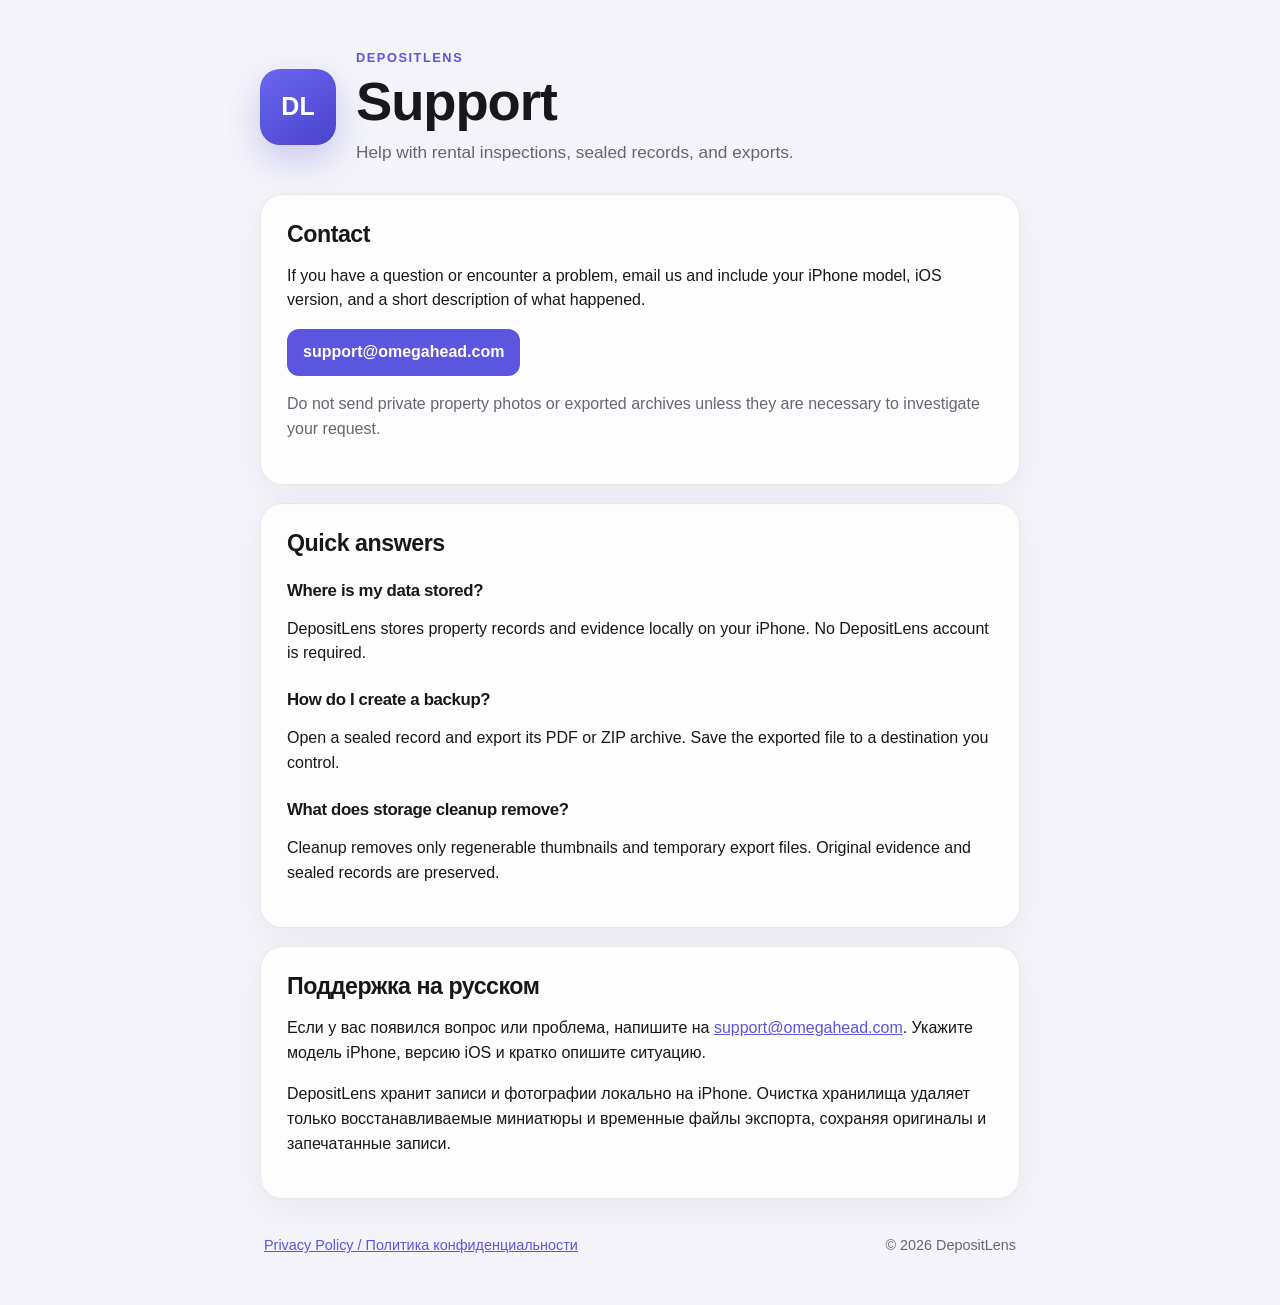
<file: index.html>
<!doctype html>
<html lang="en">
<head>
  <meta charset="utf-8">
  <meta name="viewport" content="width=device-width, initial-scale=1">
  <meta name="description" content="Support for DepositLens, a local-first rental inspection app for iPhone.">
  <title>DepositLens Support</title>
  <link rel="stylesheet" href="styles.css">
</head>
<body>
  <main>
    <header class="hero">
      <div class="mark" aria-hidden="true">DL</div>
      <div>
        <p class="eyebrow">DepositLens</p>
        <h1>Support</h1>
        <p class="lede">Help with rental inspections, sealed records, and exports.</p>
      </div>
    </header>

    <section class="card">
      <h2>Contact</h2>
      <p>If you have a question or encounter a problem, email us and include your iPhone model, iOS version, and a short description of what happened.</p>
      <p><a class="button" href="mailto:support@omegahead.com">support@omegahead.com</a></p>
      <p class="note">Do not send private property photos or exported archives unless they are necessary to investigate your request.</p>
    </section>

    <section class="card">
      <h2>Quick answers</h2>
      <h3>Where is my data stored?</h3>
      <p>DepositLens stores property records and evidence locally on your iPhone. No DepositLens account is required.</p>

      <h3>How do I create a backup?</h3>
      <p>Open a sealed record and export its PDF or ZIP archive. Save the exported file to a destination you control.</p>

      <h3>What does storage cleanup remove?</h3>
      <p>Cleanup removes only regenerable thumbnails and temporary export files. Original evidence and sealed records are preserved.</p>
    </section>

    <section class="card" lang="ru">
      <h2>Поддержка на русском</h2>
      <p>Если у вас появился вопрос или проблема, напишите на <a href="mailto:support@omegahead.com">support@omegahead.com</a>. Укажите модель iPhone, версию iOS и кратко опишите ситуацию.</p>
      <p>DepositLens хранит записи и фотографии локально на iPhone. Очистка хранилища удаляет только восстанавливаемые миниатюры и временные файлы экспорта, сохраняя оригиналы и запечатанные записи.</p>
    </section>

    <footer>
      <a href="privacy.html">Privacy Policy / Политика конфиденциальности</a>
      <span>© 2026 DepositLens</span>
    </footer>
  </main>
</body>
</html>
</file>
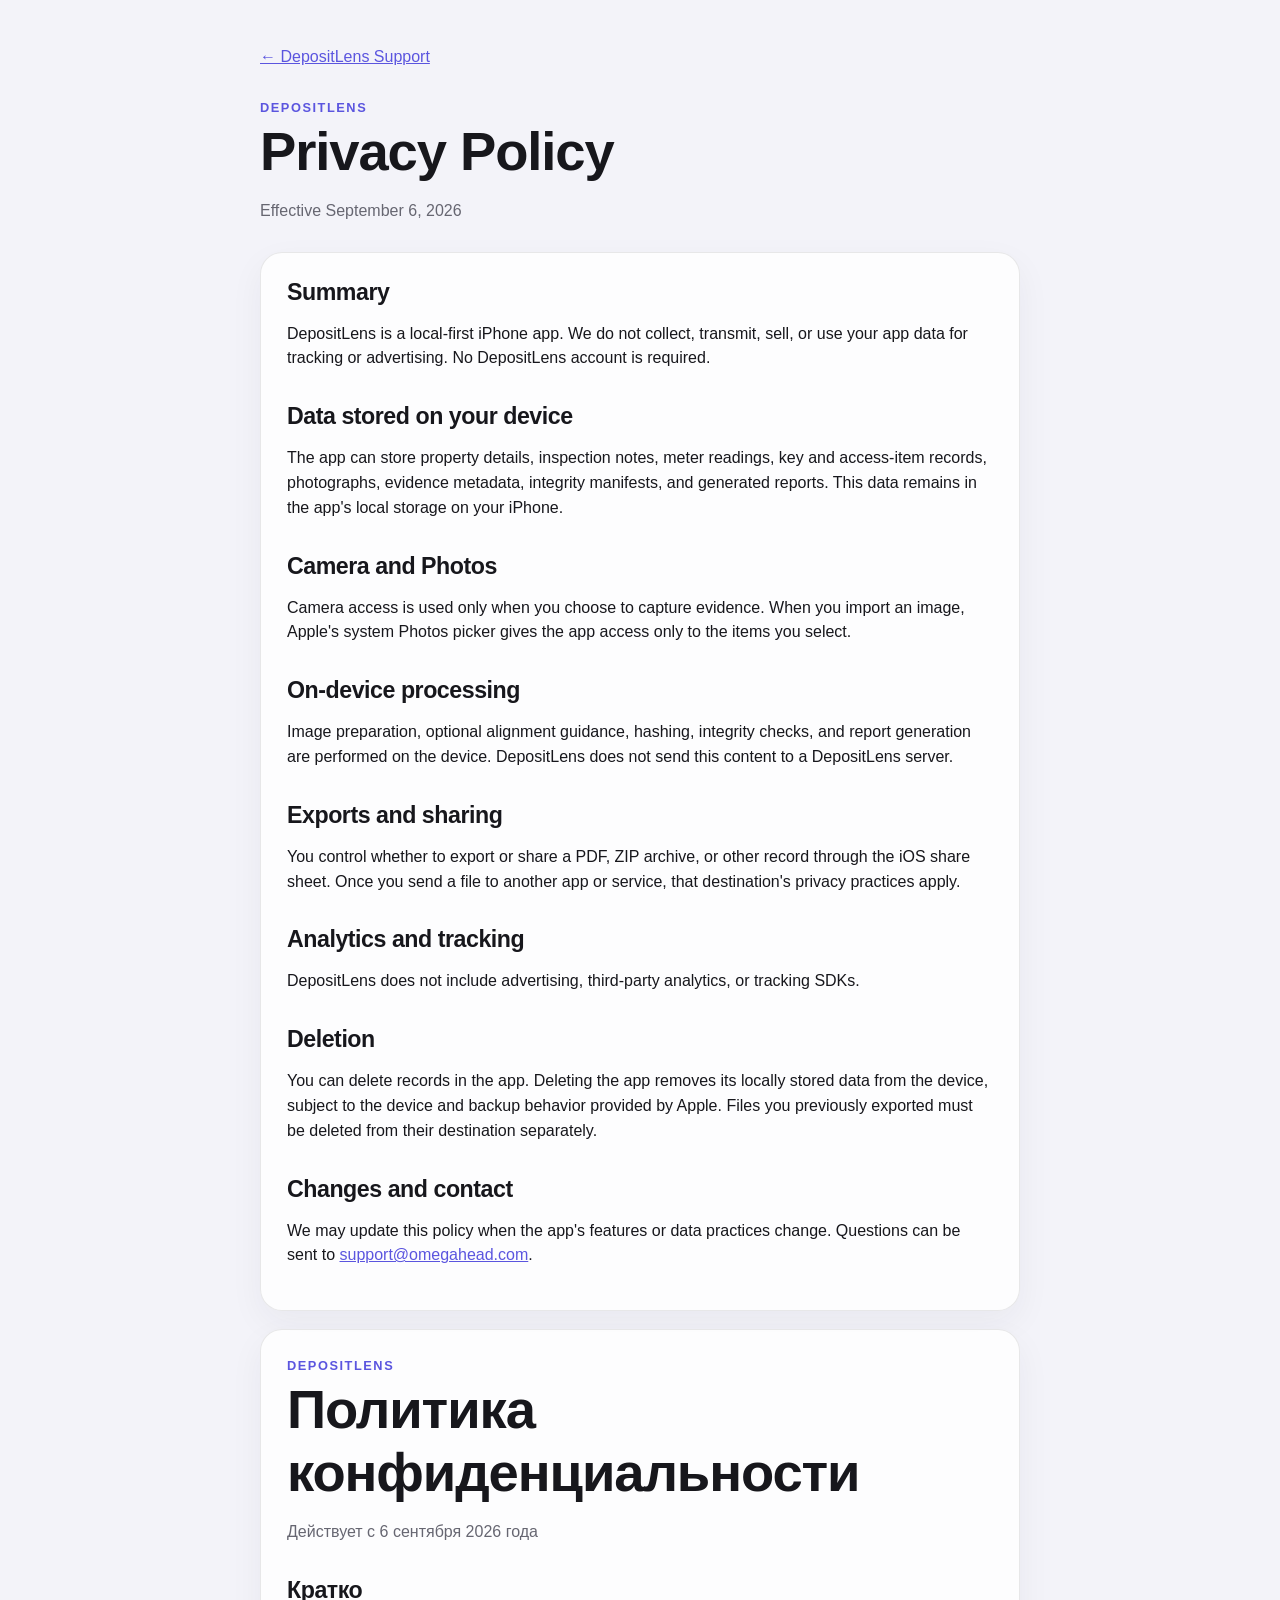
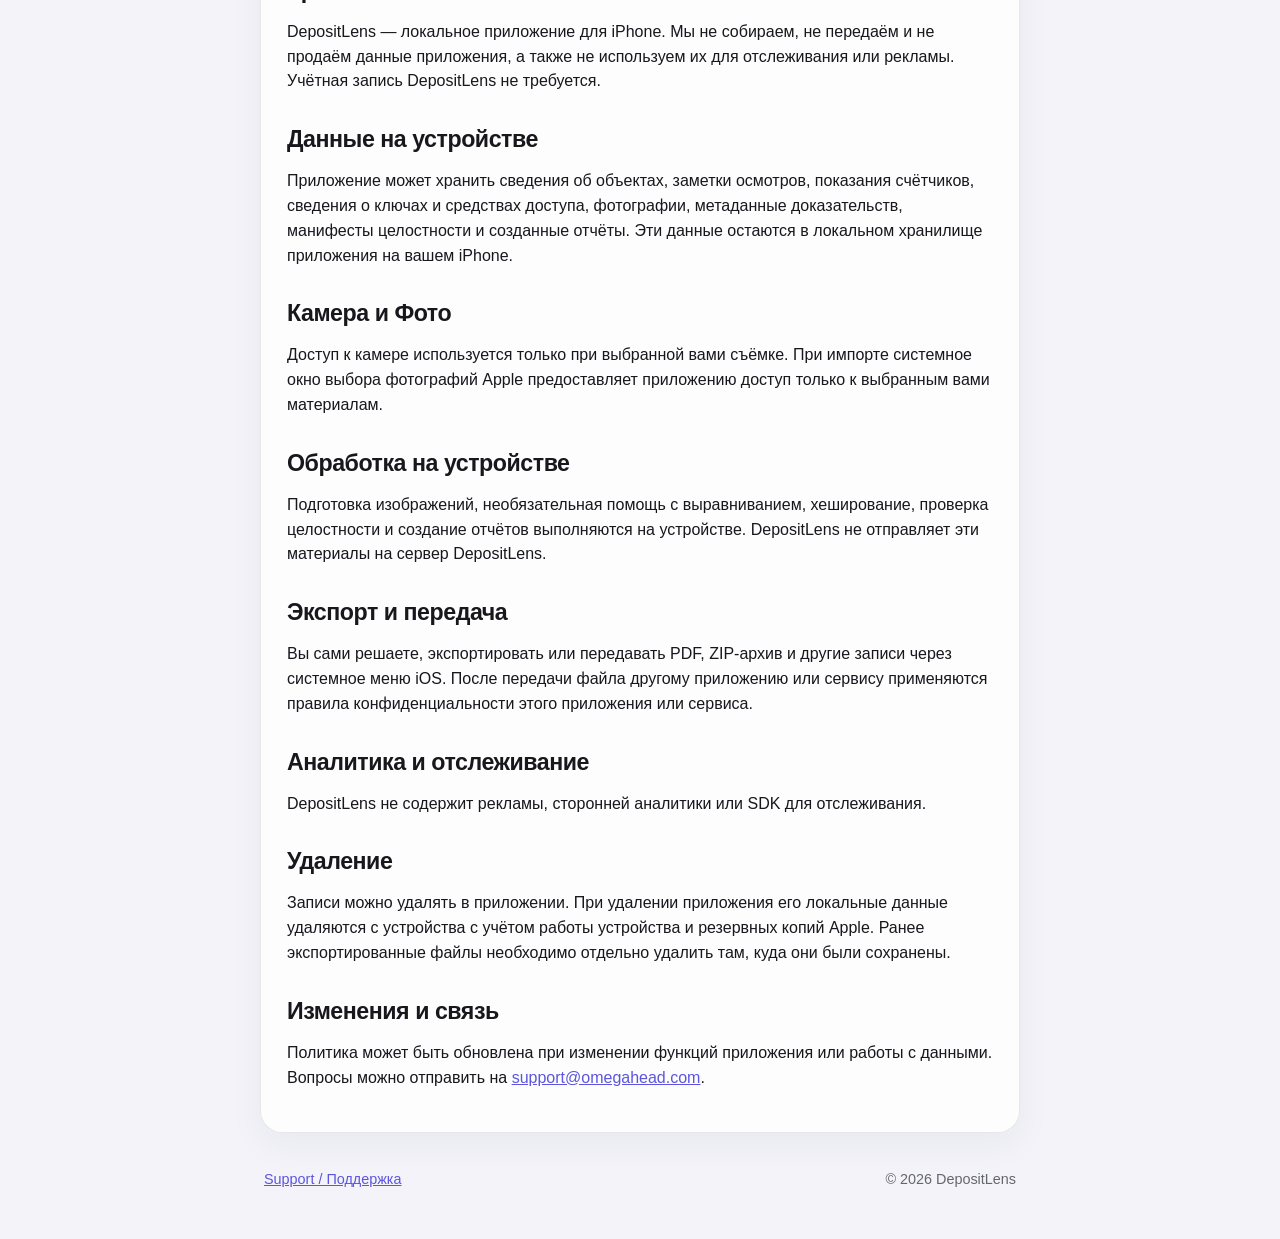
<file: privacy.html>
<!doctype html>
<html lang="en">
<head>
  <meta charset="utf-8">
  <meta name="viewport" content="width=device-width, initial-scale=1">
  <meta name="description" content="DepositLens Privacy Policy.">
  <title>DepositLens Privacy Policy</title>
  <link rel="stylesheet" href="styles.css">
</head>
<body>
  <main>
    <nav><a href="index.html">← DepositLens Support</a></nav>

    <header class="policy-header">
      <p class="eyebrow">DepositLens</p>
      <h1>Privacy Policy</h1>
      <p class="note">Effective September 6, 2026</p>
    </header>

    <section class="card">
      <h2>Summary</h2>
      <p>DepositLens is a local-first iPhone app. We do not collect, transmit, sell, or use your app data for tracking or advertising. No DepositLens account is required.</p>

      <h2>Data stored on your device</h2>
      <p>The app can store property details, inspection notes, meter readings, key and access-item records, photographs, evidence metadata, integrity manifests, and generated reports. This data remains in the app's local storage on your iPhone.</p>

      <h2>Camera and Photos</h2>
      <p>Camera access is used only when you choose to capture evidence. When you import an image, Apple's system Photos picker gives the app access only to the items you select.</p>

      <h2>On-device processing</h2>
      <p>Image preparation, optional alignment guidance, hashing, integrity checks, and report generation are performed on the device. DepositLens does not send this content to a DepositLens server.</p>

      <h2>Exports and sharing</h2>
      <p>You control whether to export or share a PDF, ZIP archive, or other record through the iOS share sheet. Once you send a file to another app or service, that destination's privacy practices apply.</p>

      <h2>Analytics and tracking</h2>
      <p>DepositLens does not include advertising, third-party analytics, or tracking SDKs.</p>

      <h2>Deletion</h2>
      <p>You can delete records in the app. Deleting the app removes its locally stored data from the device, subject to the device and backup behavior provided by Apple. Files you previously exported must be deleted from their destination separately.</p>

      <h2>Changes and contact</h2>
      <p>We may update this policy when the app's features or data practices change. Questions can be sent to <a href="mailto:support@omegahead.com">support@omegahead.com</a>.</p>
    </section>

    <section class="card" lang="ru">
      <p class="eyebrow">DepositLens</p>
      <h1>Политика конфиденциальности</h1>
      <p class="note">Действует с 6 сентября 2026 года</p>

      <h2>Кратко</h2>
      <p>DepositLens — локальное приложение для iPhone. Мы не собираем, не передаём и не продаём данные приложения, а также не используем их для отслеживания или рекламы. Учётная запись DepositLens не требуется.</p>

      <h2>Данные на устройстве</h2>
      <p>Приложение может хранить сведения об объектах, заметки осмотров, показания счётчиков, сведения о ключах и средствах доступа, фотографии, метаданные доказательств, манифесты целостности и созданные отчёты. Эти данные остаются в локальном хранилище приложения на вашем iPhone.</p>

      <h2>Камера и Фото</h2>
      <p>Доступ к камере используется только при выбранной вами съёмке. При импорте системное окно выбора фотографий Apple предоставляет приложению доступ только к выбранным вами материалам.</p>

      <h2>Обработка на устройстве</h2>
      <p>Подготовка изображений, необязательная помощь с выравниванием, хеширование, проверка целостности и создание отчётов выполняются на устройстве. DepositLens не отправляет эти материалы на сервер DepositLens.</p>

      <h2>Экспорт и передача</h2>
      <p>Вы сами решаете, экспортировать или передавать PDF, ZIP-архив и другие записи через системное меню iOS. После передачи файла другому приложению или сервису применяются правила конфиденциальности этого приложения или сервиса.</p>

      <h2>Аналитика и отслеживание</h2>
      <p>DepositLens не содержит рекламы, сторонней аналитики или SDK для отслеживания.</p>

      <h2>Удаление</h2>
      <p>Записи можно удалять в приложении. При удалении приложения его локальные данные удаляются с устройства с учётом работы устройства и резервных копий Apple. Ранее экспортированные файлы необходимо отдельно удалить там, куда они были сохранены.</p>

      <h2>Изменения и связь</h2>
      <p>Политика может быть обновлена при изменении функций приложения или работы с данными. Вопросы можно отправить на <a href="mailto:support@omegahead.com">support@omegahead.com</a>.</p>
    </section>

    <footer>
      <a href="index.html">Support / Поддержка</a>
      <span>© 2026 DepositLens</span>
    </footer>
  </main>
</body>
</html>
</file>
<file: styles.css>
:root {
  color-scheme: light dark;
  font-family: -apple-system, BlinkMacSystemFont, "Segoe UI", sans-serif;
  --accent: #5b55df;
  --surface: rgba(255, 255, 255, 0.82);
  --text: #17171c;
  --muted: #666671;
  --border: rgba(38, 38, 46, 0.1);
  background: #f3f3f9;
  color: var(--text);
}

* { box-sizing: border-box; }

body { margin: 0; }

main {
  width: min(760px, calc(100% - 32px));
  margin: 0 auto;
  padding: 48px 0 32px;
}

a { color: var(--accent); }

.hero {
  display: flex;
  align-items: center;
  gap: 20px;
  margin-bottom: 28px;
}

.mark {
  display: grid;
  width: 76px;
  height: 76px;
  flex: 0 0 76px;
  place-items: center;
  border-radius: 20px;
  background: linear-gradient(145deg, #6b66ef, #4a44cd);
  color: white;
  font-size: 25px;
  font-weight: 750;
  box-shadow: 0 14px 34px rgba(77, 70, 207, 0.24);
}

h1, h2, h3 { letter-spacing: -0.02em; }
h1 { margin: 2px 0 6px; font-size: clamp(2rem, 7vw, 3.4rem); }
h2 { margin: 0 0 14px; font-size: 1.45rem; }
h2:not(:first-child) { margin-top: 32px; }
h3 { margin: 24px 0 6px; font-size: 1.05rem; }
p { line-height: 1.55; }

.eyebrow {
  margin: 0;
  color: var(--accent);
  font-size: 0.8rem;
  font-weight: 750;
  letter-spacing: 0.12em;
  text-transform: uppercase;
}

.lede, .note { color: var(--muted); }
.lede { margin: 0; font-size: 1.08rem; }

.card {
  margin: 18px 0;
  padding: 26px;
  border: 1px solid var(--border);
  border-radius: 22px;
  background: var(--surface);
  box-shadow: 0 12px 34px rgba(32, 32, 55, 0.05);
}

.button {
  display: inline-block;
  padding: 11px 16px;
  border-radius: 12px;
  background: var(--accent);
  color: white;
  font-weight: 650;
  text-decoration: none;
}

nav { margin-bottom: 32px; }
.policy-header { margin-bottom: 28px; }

footer {
  display: flex;
  justify-content: space-between;
  gap: 20px;
  padding: 20px 4px;
  color: var(--muted);
  font-size: 0.9rem;
}

@media (max-width: 560px) {
  main { padding-top: 28px; }
  .hero { align-items: flex-start; }
  .mark { width: 62px; height: 62px; flex-basis: 62px; border-radius: 16px; }
  .card { padding: 21px; border-radius: 18px; }
  footer { flex-direction: column; }
}

@media (prefers-color-scheme: dark) {
  :root {
    --surface: rgba(35, 35, 42, 0.86);
    --text: #f4f4f7;
    --muted: #aeaeb8;
    --border: rgba(255, 255, 255, 0.09);
    background: #15151a;
  }
}
</file>
